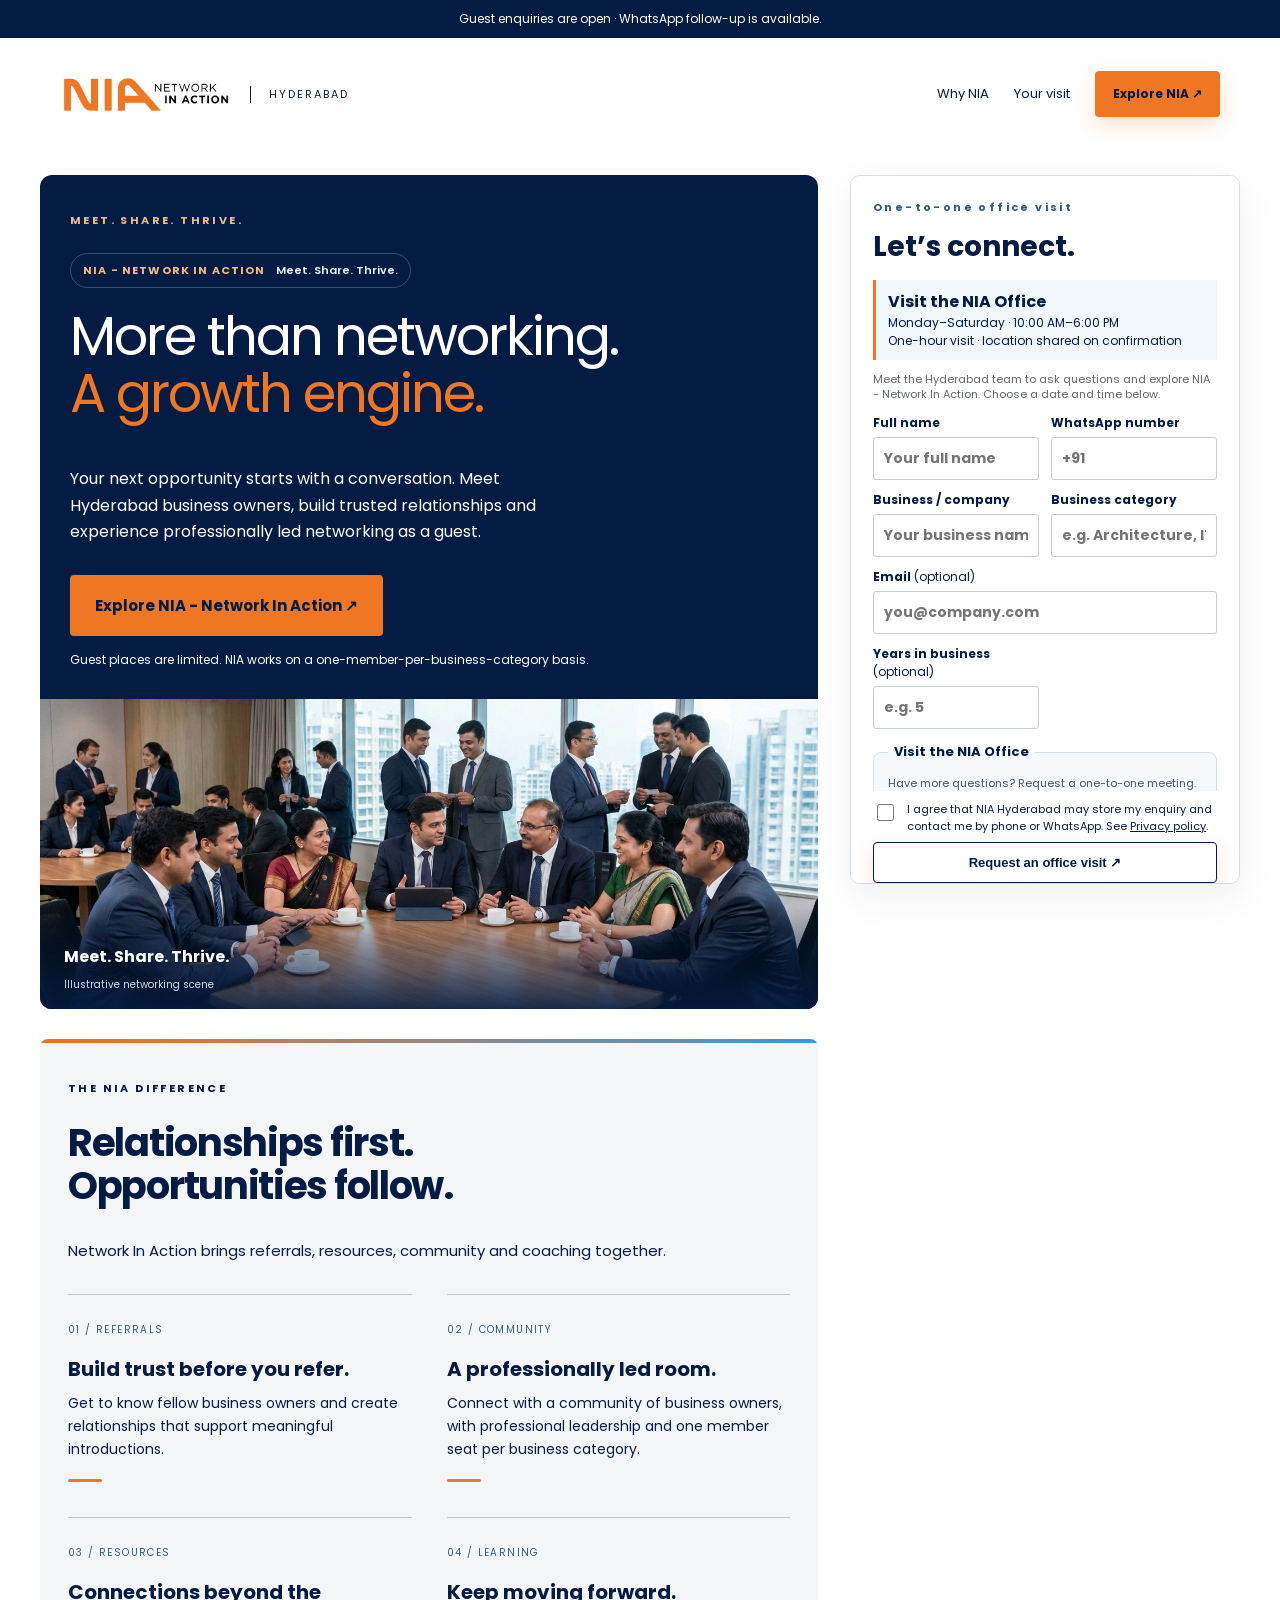
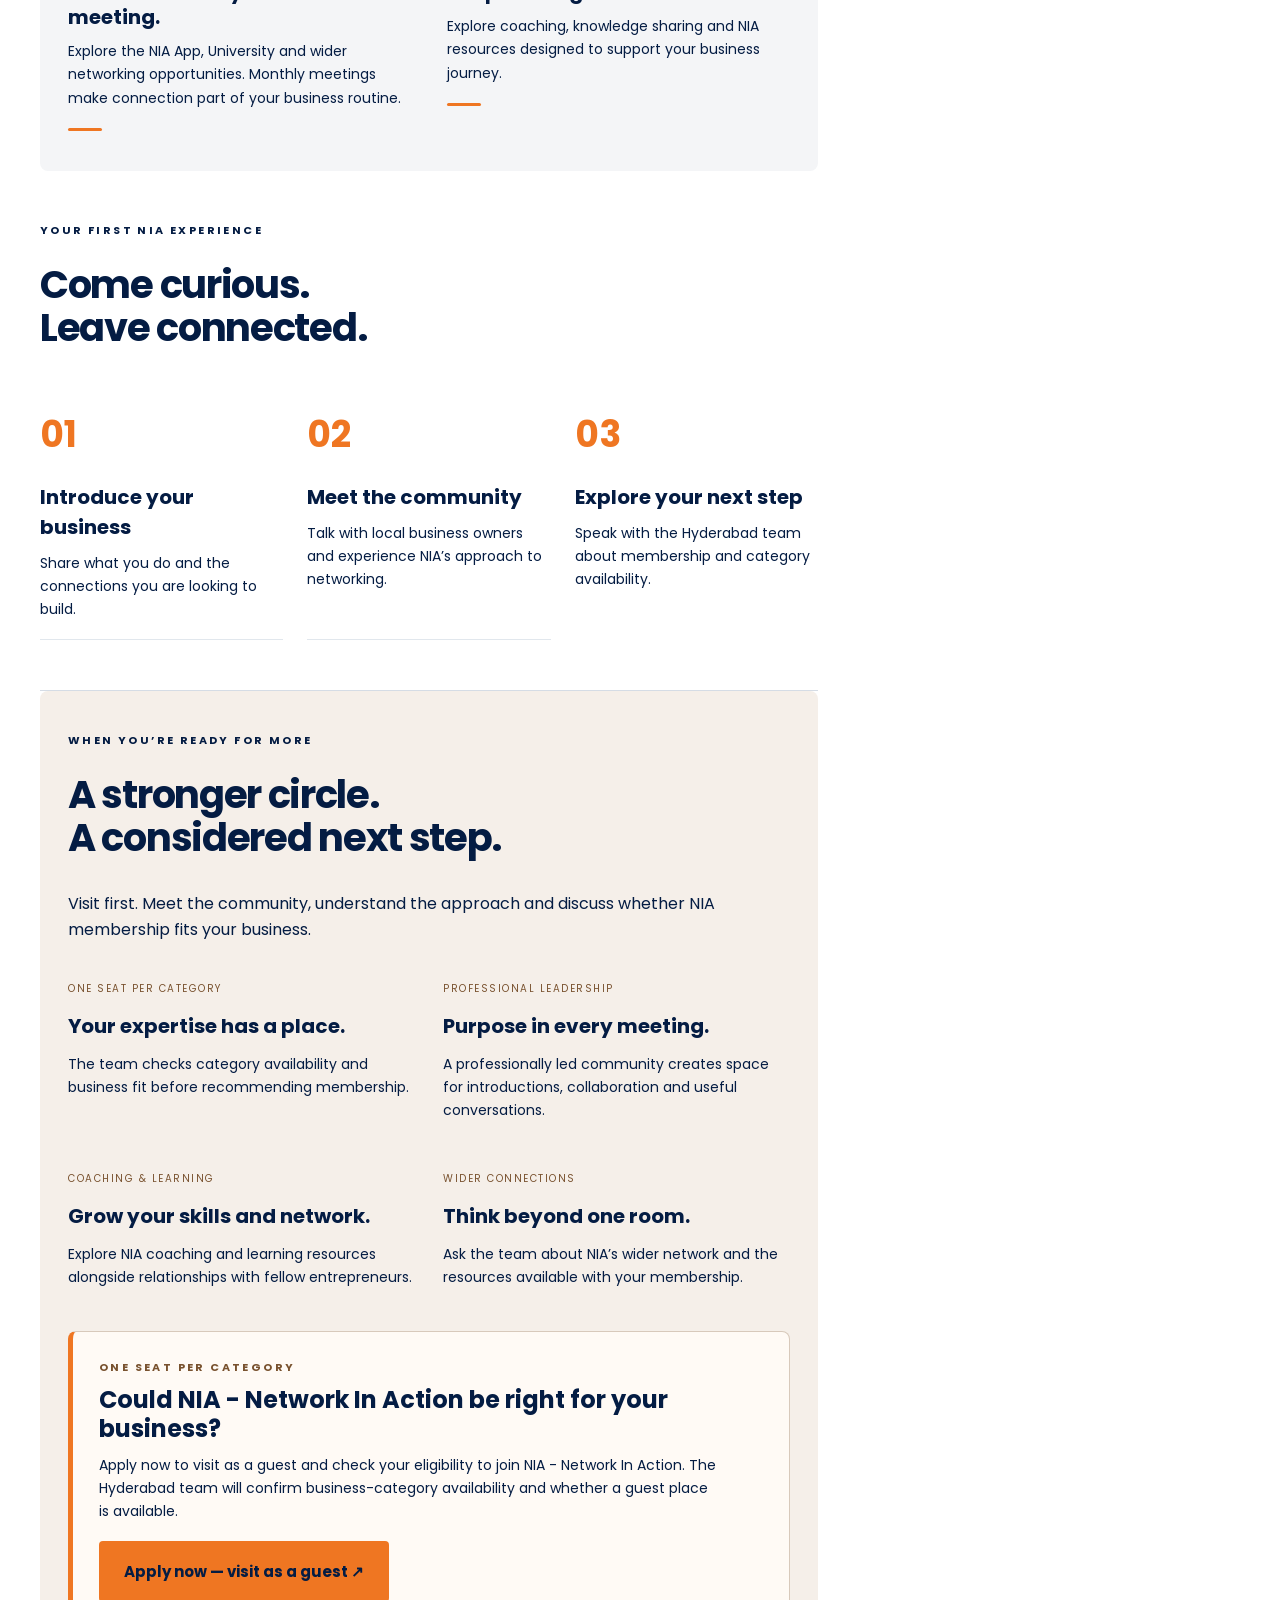
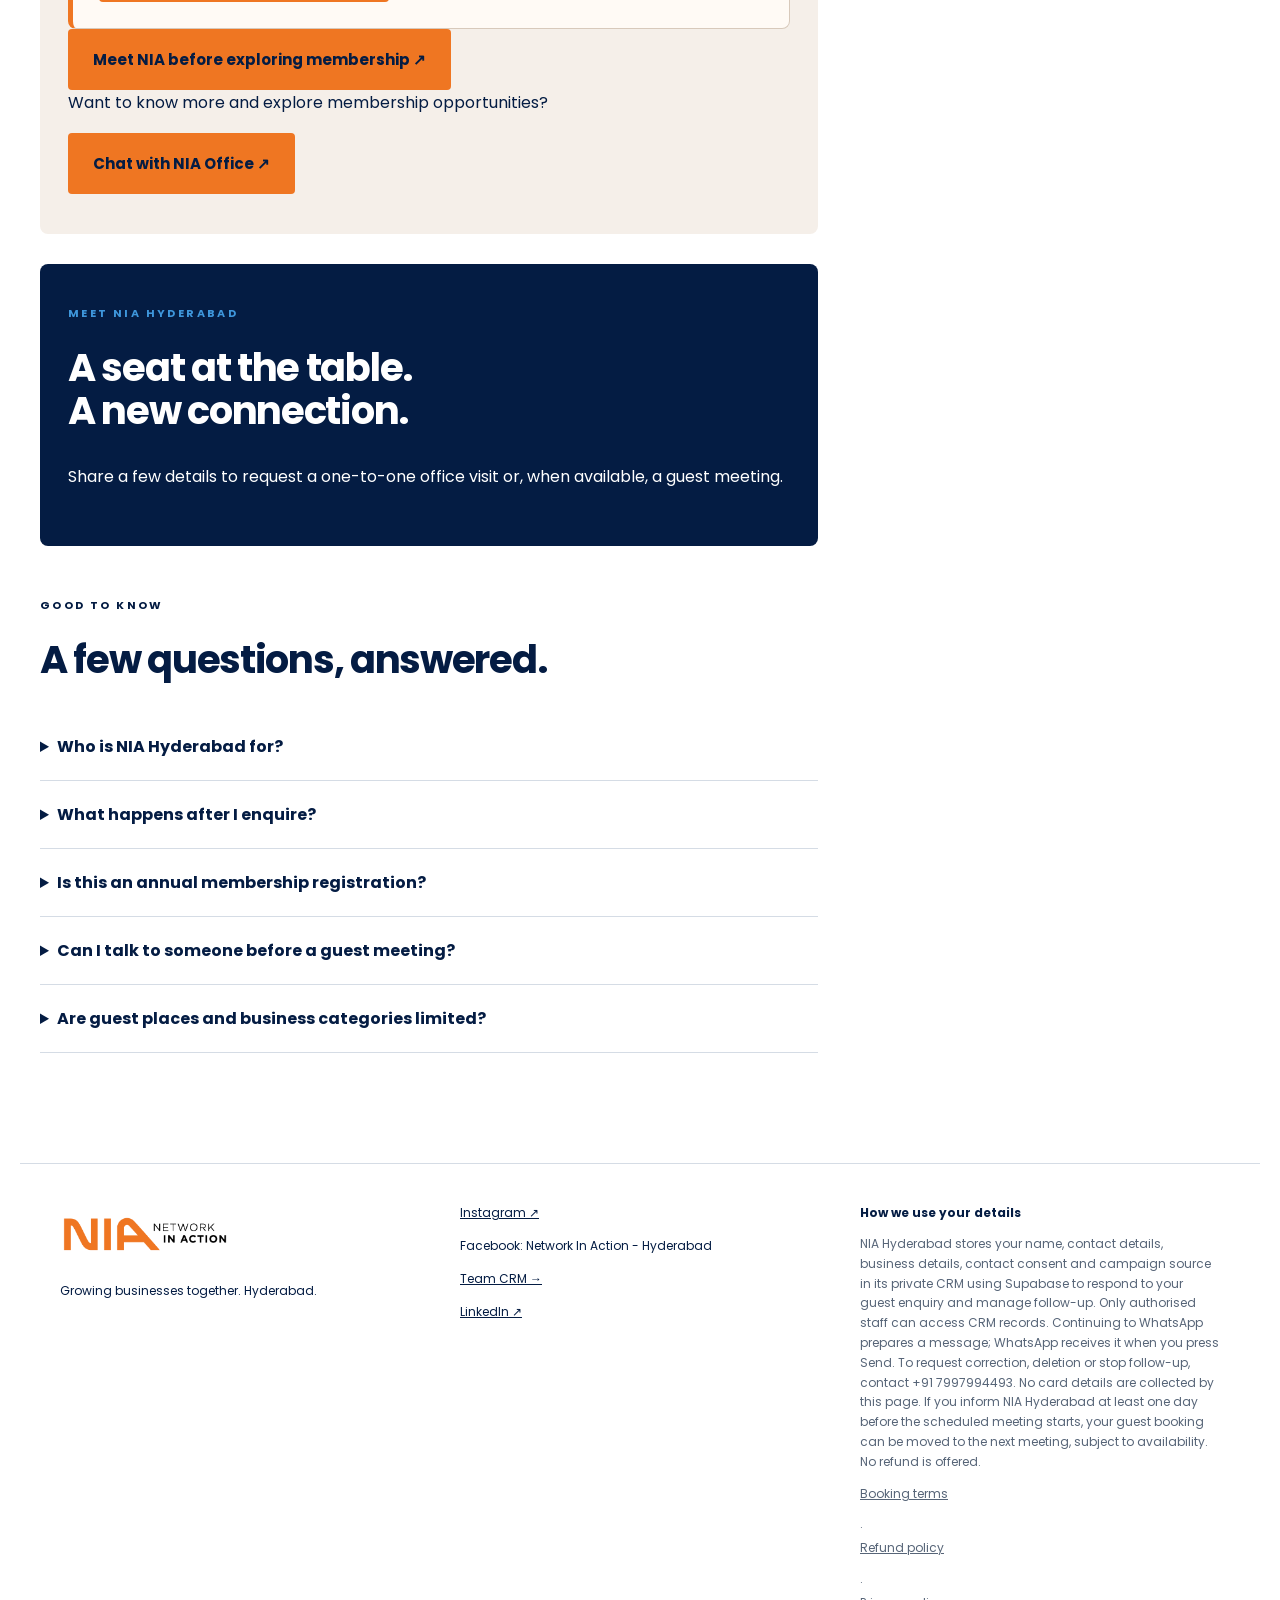
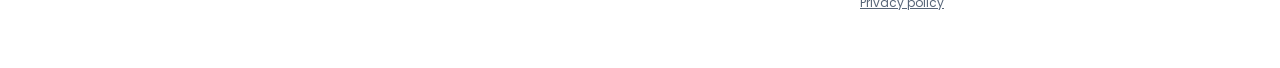
<file: index.html>
<!doctype html><html lang="en"><head><meta charset="utf-8"><meta name="viewport" content="width=device-width,initial-scale=1"><title>Visit NIA Hyderabad | Business Networking</title><meta name="description" content="Experience professionally led business networking in Hyderabad. Discover trusted referrals, meaningful connections and the NIA community."><link rel="stylesheet" href="style.css?v=20261110-office-summary"><script>document.addEventListener('DOMContentLoaded',()=>{const p='If you inform NIA Hyderabad at least one day before the scheduled meeting starts, your guest booking can be moved to the next meeting, subject to availability. No refund is offered.';document.querySelectorAll('.form-note').forEach(n=>{if(n.textContent.includes('Cancellation terms:'))n.innerHTML='<strong>Cancellation terms:</strong> '+p+' <a href="refund-policy.html">Cancellation policy</a>'});const f=document.querySelector('#privacy p');if(f)f.textContent='NIA Hyderabad stores your name, contact details, business details, contact consent and campaign source in its private CRM using Supabase to respond to your guest enquiry and manage follow-up. Only authorised staff can access CRM records. Continuing to WhatsApp prepares a message; WhatsApp receives it when you press Send. To request correction, deletion or stop follow-up, contact +91 7997994493. No card details are collected by this page. '+p;});</script></head><body>
<div class="preview">Guest enquiries are open · WhatsApp follow-up is available.</div>
<header><a href="#" aria-label="NIA Hyderabad home"><img src="logo.png" alt="Network In Action"><span>HYDERABAD</span></a><nav><a href="#difference">Why NIA</a><a href="#visit">Your visit</a><a class="button small" href="#register">Explore NIA ↗</a></nav></header>
<main class="page-layout"><div class="page-content"><section class="hero"><div class="hero-copy"><p class="eyebrow">MEET. SHARE. THRIVE.</p><p class="event-ribbon"><span>NIA - Network In Action</span><strong>Meet. Share. Thrive.</strong></p><h1>More than networking.<br><em>A growth engine.</em></h1><p class="intro">Your next opportunity starts with a conversation. Meet Hyderabad business owners, build trusted relationships and experience professionally led networking as a guest.</p><a class="button" href="#register">Explore NIA - Network In Action ↗</a><p class="micro">Guest places are limited. NIA works on a one-member-per-business-category basis.</p></div><figure class="networking-image"><img src="networking.png" alt="Illustration of business owners exchanging ideas around a meeting table" width="1024" height="1024"><figcaption>Meet. Share. Thrive. <span>Illustrative networking scene</span></figcaption></figure></section>
<section id="difference" class="benefits"><div class="section-heading"><p class="eyebrow">THE NIA DIFFERENCE</p><h2>Relationships first.<br>Opportunities follow.</h2><p>Network In Action brings referrals, resources, community and coaching together.</p></div><div class="benefit-grid"><article><span>01 / REFERRALS</span><h3>Build trust before you refer.</h3><p>Get to know fellow business owners and create relationships that support meaningful introductions.</p></article><article><span>02 / COMMUNITY</span><h3>A professionally led room.</h3><p>Connect with a community of business owners, with professional leadership and one member seat per business category.</p></article><article><span>03 / RESOURCES</span><h3>Connections beyond the meeting.</h3><p>Explore the NIA App, University and wider networking opportunities. Monthly meetings make connection part of your business routine.</p></article><article><span>04 / LEARNING</span><h3>Keep moving forward.</h3><p>Explore coaching, knowledge sharing and NIA resources designed to support your business journey.</p></article></div></section>
<section id="visit" class="visit"><p class="eyebrow">YOUR FIRST NIA EXPERIENCE</p><h2>Come curious.<br>Leave connected.</h2><div class="steps"><article><b>01</b><h3>Introduce your business</h3><p>Share what you do and the connections you are looking to build.</p></article><article><b>02</b><h3>Meet the community</h3><p>Talk with local business owners and experience NIA’s approach to networking.</p></article><article><b>03</b><h3>Explore your next step</h3><p>Speak with the Hyderabad team about membership and category availability.</p></article></div></section>
<section id="membership" class="membership"><p class="eyebrow">WHEN YOU’RE READY FOR MORE</p><h2>A stronger circle.<br>A considered next step.</h2><p>Visit first. Meet the community, understand the approach and discuss whether NIA membership fits your business.</p><div class="membership-grid"><article><span>ONE SEAT PER CATEGORY</span><h3>Your expertise has a place.</h3><p>The team checks category availability and business fit before recommending membership.</p></article><article><span>PROFESSIONAL LEADERSHIP</span><h3>Purpose in every meeting.</h3><p>A professionally led community creates space for introductions, collaboration and useful conversations.</p></article><article><span>COACHING & LEARNING</span><h3>Grow your skills and network.</h3><p>Explore NIA coaching and learning resources alongside relationships with fellow entrepreneurs.</p></article><article><span>WIDER CONNECTIONS</span><h3>Think beyond one room.</h3><p>Ask the team about NIA’s wider network and the resources available with your membership.</p></article></div><p class="membership-note" data-paid-only hidden>The ₹2,600 guest fee covers this event and dinner. Annual membership is separate; the team will explain current fees, inclusions and category availability.</p><div class="eligibility-callout"><p class="eyebrow">ONE SEAT PER CATEGORY</p><h3>Could NIA - Network In Action be right for your business?</h3><p>Apply now to visit as a guest and check your eligibility to join NIA - Network In Action. The Hyderabad team will confirm business-category availability and whether a guest place is available.</p><a class="button" href="#register">Apply now — visit as a guest ↗</a></div><a class="button" href="#register">Meet NIA before exploring membership ↗</a><p>Want to know more and explore membership opportunities?</p><a class="button" id="office-whatsapp" href="https://wa.me/917997994493?text=Hello%20NIA%20Hyderabad!%20I%20would%20like%20to%20know%20more%20about%20NIA%20and%20explore%20membership%20opportunities.%20Please%20share%20the%20membership%20details%20and%20category%20availability." target="_blank" rel="noopener noreferrer" aria-label="Chat with NIA Office on WhatsApp about membership opportunities">Chat with NIA Office ↗</a></section><section class="registration"><div><p class="eyebrow">MEET NIA HYDERABAD</p><h2>A seat at the table.<br>A new connection.</h2><p>Share a few details to request a one-to-one office visit or, when available, a guest meeting.</p><div class="event" data-paid-only hidden><h3>Guest meeting details</h3><p id="meeting-notice" role="status" hidden></p><dl><div><dt>Date & time</dt><dd data-meeting="schedule">Confirm date and time with NIA</dd></div><div><dt>Venue</dt><dd><span data-meeting="venue">Confirm venue with NIA</span><br><span data-meeting="address"></span></dd></div><div><dt>Guest fee</dt><dd>₹2,600 · Includes taxes & dinner</dd></div></dl><p>The guest fee is separate from annual membership. An enquiry does not reserve a seat.</p></div></div></section>
<section id="faq" class="faq"><p class="eyebrow">GOOD TO KNOW</p><h2>A few questions, answered.</h2><details><summary>Who is NIA Hyderabad for?</summary><p>Business owners and entrepreneurs who value long-term relationships, contribute to a trusted community and want to explore opportunities to grow.</p></details><details><summary>What happens after I enquire?</summary><p>The Hyderabad team reviews your business details, contacts you and helps you explore a guest meeting or membership discussion. An enquiry alone does not reserve an event seat.</p></details><details><summary>Is this an annual membership registration?</summary><p>No. This page is for visiting a meeting and exploring NIA. Membership is a separate decision.</p></details><details><summary>Can I talk to someone before paying?</summary><p>Yes. You can share an enquiry with the Hyderabad team on WhatsApp. This does not reserve a guest seat.</p></details><details><summary>Are guest places and business categories limited?</summary><p>Yes. Guest places are limited and NIA follows a one-member-per-business-category model. Apply to visit as a guest; the Hyderabad team will confirm whether your category and a guest place are available.</p></details><details><summary>What does the guest fee include?</summary><p>The ₹2,600 guest fee includes taxes and dinner. Cancellation and refund terms will be confirmed before paid registrations open.</p></details></section>
</div><aside id="register" class="booking-panel" aria-label="NIA visit request"><form id="lead-form"><p class="eyebrow">NIA Hyderabad’s monthly meet</p><h3>Let’s connect.</h3><p class="booking-summary" data-paid-only hidden><strong data-meeting="summary">Monthly meeting · ₹2,600</strong><br><span data-meeting="short">Confirm meeting details with NIA</span><br><span data-meeting="after"></span></p><p class="booking-summary" data-office-only><strong>Visit the NIA Office</strong><br>Monday–Saturday · 10:00 AM–6:00 PM<br>One-hour visit · location shared on confirmation</p><p class="form-note" id="booking-intro">Book a one-to-one visit to the NIA Office. Choose an available date and time below.</p><label>Full name<input name="name" autocomplete="name" required maxlength="100" placeholder="Your full name"></label><label>WhatsApp number<input name="phone" type="tel" autocomplete="tel" required pattern="[+0-9 ()-]{10,18}" placeholder="+91"></label><label>Business / company<input name="company" autocomplete="organization" required maxlength="150" placeholder="Your business name"></label><label>Business category<input name="category" required maxlength="100" placeholder="e.g. Architecture, IT services"></label><label>Email <span>(optional)</span><input name="email" type="email" autocomplete="email" placeholder="you@company.com"></label><label>Years in business <span>(optional)</span><input name="years_in_business" type="number" min="0" max="150" step="1" placeholder="e.g. 5"></label><fieldset class="office-meetup"><legend>Visit the NIA Office</legend><p>Have more questions? Request a one-to-one meeting. Monday–Saturday · 10:00 AM–6:00 PM · one-hour slots.</p><label>Preferred date<input name="office_date" type="date"></label><label>Preferred time<select name="office_time"><option value="">Select a time</option></select></label><small>Your request is confirmed by the NIA team after availability is checked.</small></fieldset><label class="honeypot" aria-hidden="true">Website<input name="website" tabindex="-1" autocomplete="off"></label><p class="form-note" id="cancellation-note" data-paid-only hidden><strong>Cancellation terms:</strong> Guest cancellations are non-refundable. If NIA cancels the event, you receive a full refund or a pass for the next event. <a href="refund-policy.html">Refund policy</a></p><div class="form-actions"><label class="check"><input name="consent" type="checkbox" required> <span>I agree that NIA Hyderabad may store my enquiry and contact me by phone or WhatsApp. See <a href="privacy.html">Privacy policy</a>.</span></label><button class="button" type="submit" data-route="payment" hidden>Book &amp; pay ₹2,600 securely</button><button class="button secondary" type="submit" data-route="office_meetup">Have more questions? Visit NIA Office ↗</button></div><p id="status" role="status" aria-live="polite"></p><p class="micro" data-paid-only hidden>Payments are processed securely by Razorpay. A booking is confirmed only after successful payment. <a href="terms.html">Booking terms</a></p></form></aside></main><a class="mobile-register button" href="#register">Be our guest at NIA - Network In Action ↗</a><footer><div><img src="logo.png" alt="Network In Action"><p>Growing businesses together. Hyderabad.</p></div><div><a href="https://www.instagram.com/networkinaction.hyd/" target="_blank" rel="noopener">Instagram ↗</a><span>Facebook: Network In Action - Hyderabad</span><a href="crm.html">Team CRM →</a><a href="https://www.linkedin.com/company/108714291/" target="_blank" rel="noopener">LinkedIn ↗</a></div><div id="privacy"><strong>How we use your details</strong><p>NIA Hyderabad stores your name, contact details, business details, contact consent and campaign source in its private CRM using Supabase to respond to your guest enquiry and manage follow-up. Only authorised staff can access CRM records. Continuing to WhatsApp prepares a message; WhatsApp receives it when you press Send. To request correction, deletion or stop follow-up, contact +91 7997994493. No card details are collected by this page. Guest cancellations are non-refundable. If NIA cancels the event, guests receive a full refund or a pass for the next event.</p><p><a href="terms.html">Booking terms</a> · <a href="refund-policy.html">Refund policy</a> · <a href="privacy.html">Privacy policy</a></p></div></footer><script src="config.js?v=20261101-live"></script><script src="meeting.js?v=20261103-live"></script><script src="app.js?v=20261110-office-hours"></script><script src="guest-booking.js?v=20261110-cutoff-override"></script></body></html>
</file>
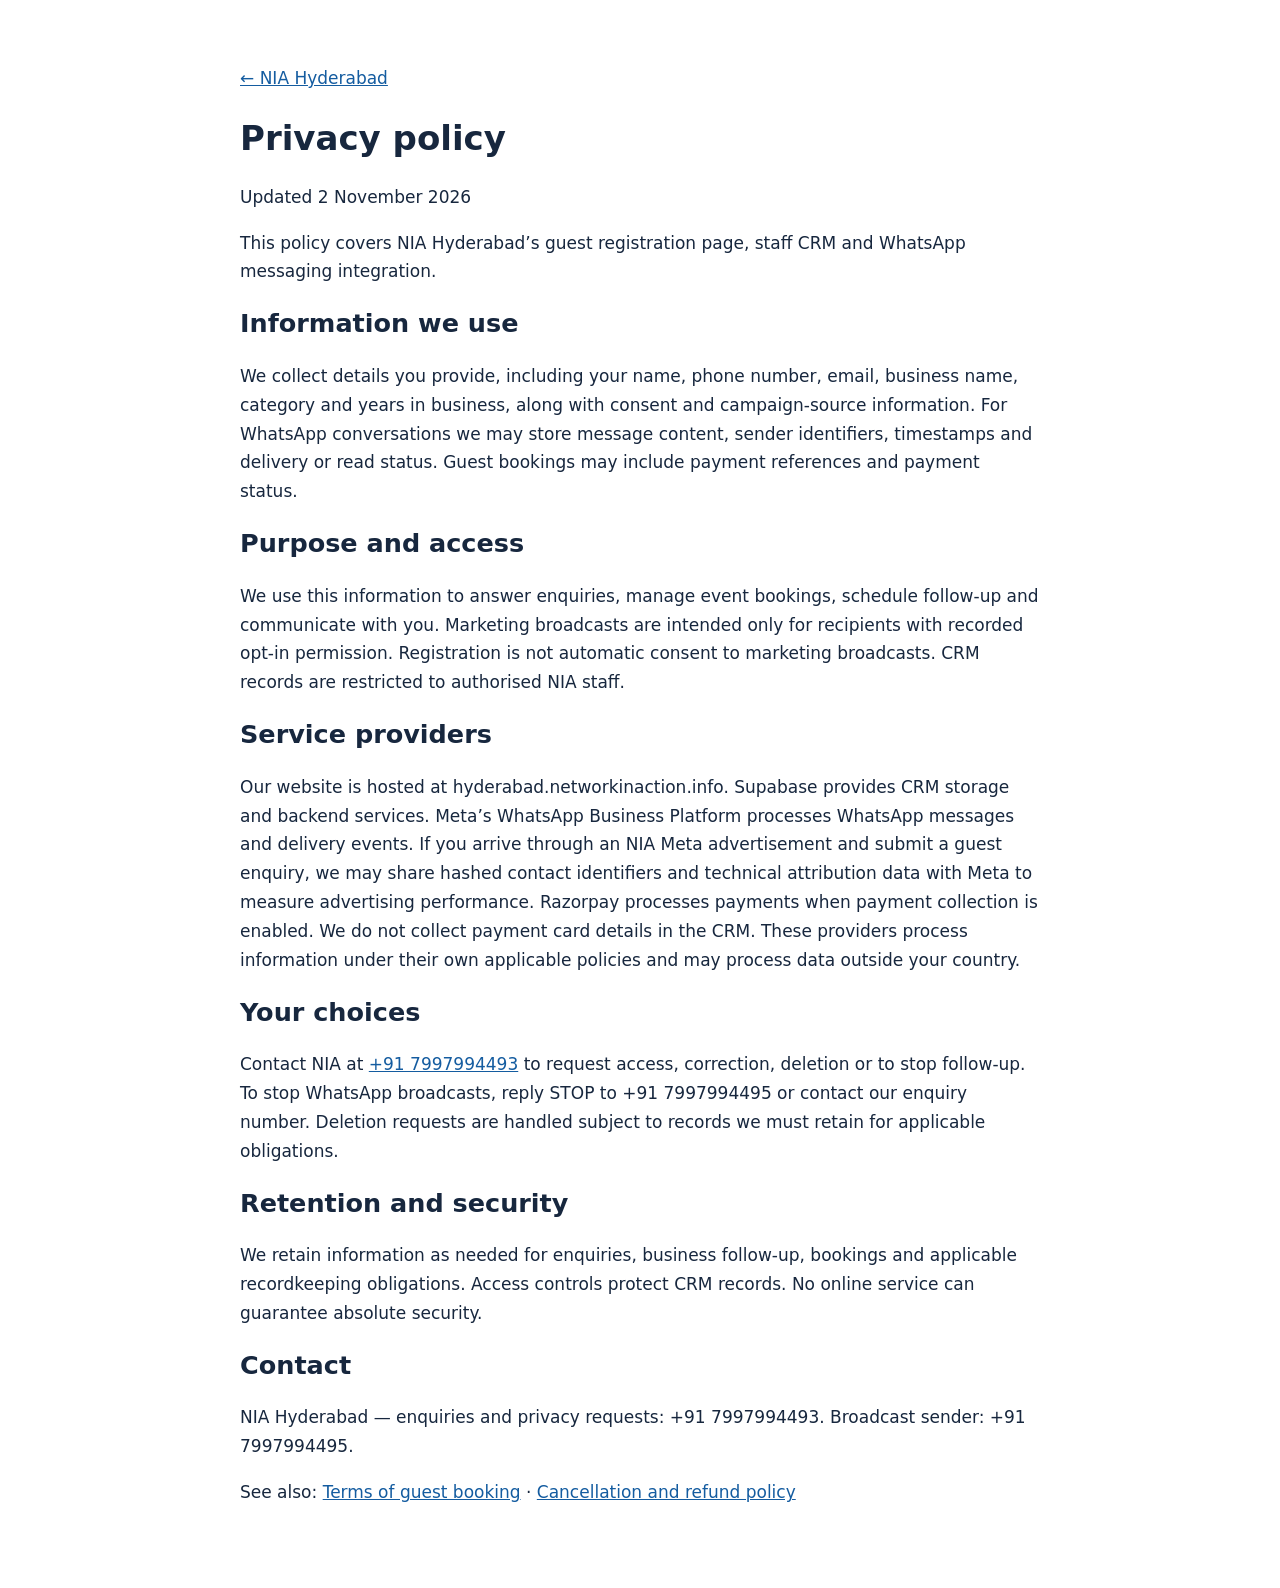
<file: privacy.html>
<!doctype html><html lang="en"><head><meta charset="utf-8"><meta name="viewport" content="width=device-width,initial-scale=1"><title>NIA Hyderabad | Privacy policy</title><style>body{font:17px/1.7 system-ui;color:#17273e;max-width:800px;margin:40px auto;padding:24px}h1,h2{line-height:1.3}a{color:#145ca0}</style></head><body><a href="index.html">← NIA Hyderabad</a><h1>Privacy policy</h1><p>Updated 2 November 2026</p><p>This policy covers NIA Hyderabad’s guest registration page, staff CRM and WhatsApp messaging integration.</p><h2>Information we use</h2><p>We collect details you provide, including your name, phone number, email, business name, category and years in business, along with consent and campaign-source information. For WhatsApp conversations we may store message content, sender identifiers, timestamps and delivery or read status. Guest bookings may include payment references and payment status.</p><h2>Purpose and access</h2><p>We use this information to answer enquiries, manage event bookings, schedule follow-up and communicate with you. Marketing broadcasts are intended only for recipients with recorded opt-in permission. Registration is not automatic consent to marketing broadcasts. CRM records are restricted to authorised NIA staff.</p><h2>Service providers</h2><p>Our website is hosted at hyderabad.networkinaction.info. Supabase provides CRM storage and backend services. Meta’s WhatsApp Business Platform processes WhatsApp messages and delivery events. If you arrive through an NIA Meta advertisement and submit a guest enquiry, we may share hashed contact identifiers and technical attribution data with Meta to measure advertising performance. Razorpay processes payments when payment collection is enabled. We do not collect payment card details in the CRM. These providers process information under their own applicable policies and may process data outside your country.</p><h2>Your choices</h2><p>Contact NIA at <a href="https://wa.me/917997994493">+91 7997994493</a> to request access, correction, deletion or to stop follow-up. To stop WhatsApp broadcasts, reply STOP to +91 7997994495 or contact our enquiry number. Deletion requests are handled subject to records we must retain for applicable obligations.</p><h2>Retention and security</h2><p>We retain information as needed for enquiries, business follow-up, bookings and applicable recordkeeping obligations. Access controls protect CRM records. No online service can guarantee absolute security.</p><h2>Contact</h2><p>NIA Hyderabad — enquiries and privacy requests: +91 7997994493. Broadcast sender: +91 7997994495.</p><p>See also: <a href="terms.html">Terms of guest booking</a> · <a href="refund-policy.html">Cancellation and refund policy</a></p></body></html>
</file>
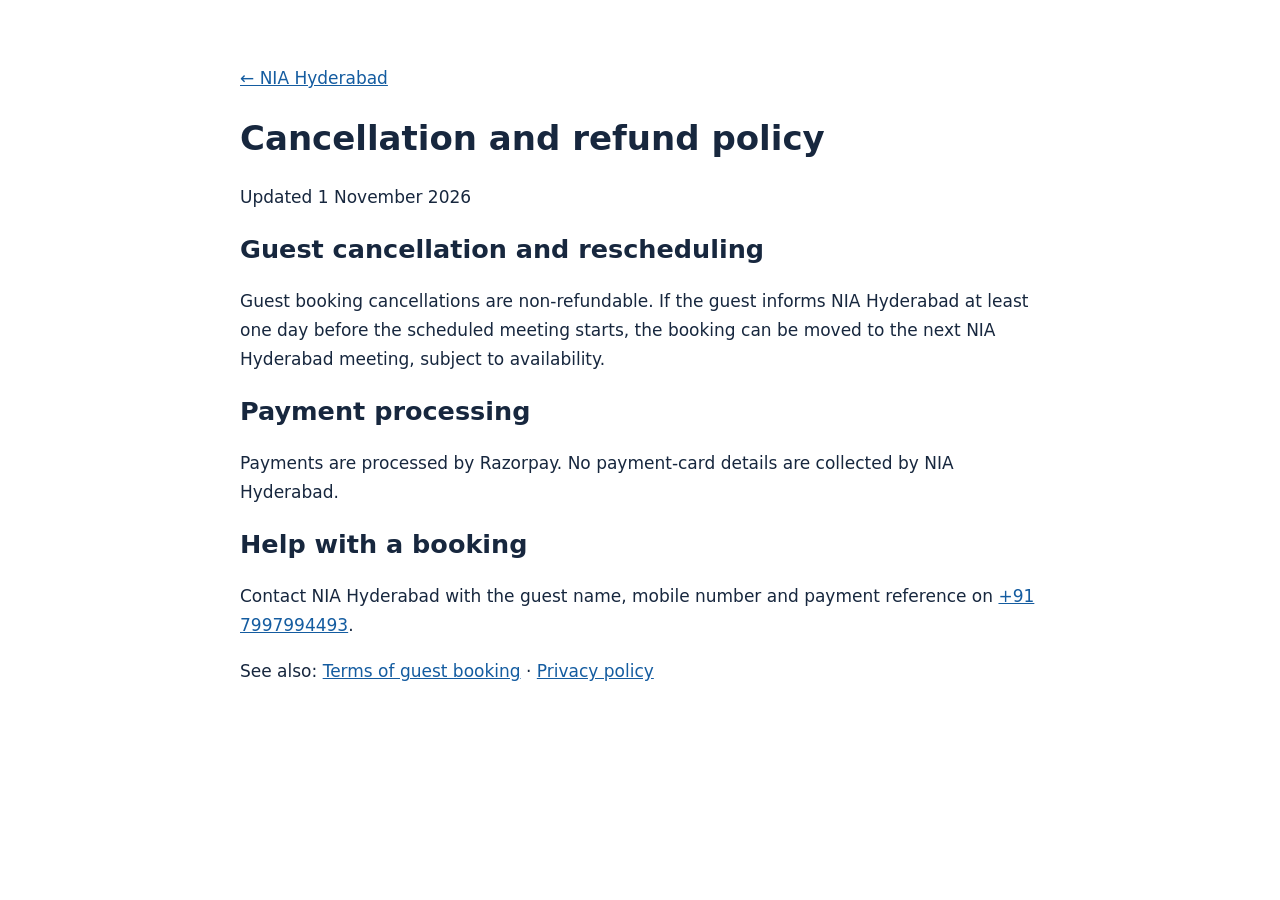
<file: refund-policy.html>
<!doctype html>
<html lang="en">
<head>
  <meta charset="utf-8">
  <meta name="viewport" content="width=device-width,initial-scale=1">
  <title>NIA Hyderabad | Cancellation and refund policy</title>
  <style>body{font:17px/1.7 system-ui;color:#17273e;max-width:800px;margin:40px auto;padding:24px}h1,h2{line-height:1.3}a{color:#145ca0}</style>
</head>
<body>
  <a href="index.html">← NIA Hyderabad</a>
  <h1>Cancellation and refund policy</h1>
  <p>Updated 1 November 2026</p>
  <h2>Guest cancellation and rescheduling</h2>
  <p>Guest booking cancellations are non-refundable. If the guest informs NIA Hyderabad at least one day before the scheduled meeting starts, the booking can be moved to the next NIA Hyderabad meeting, subject to availability.</p>
  <h2>Payment processing</h2>
  <p>Payments are processed by Razorpay. No payment-card details are collected by NIA Hyderabad.</p>
  <h2>Help with a booking</h2>
  <p>Contact NIA Hyderabad with the guest name, mobile number and payment reference on <a href="https://wa.me/917997994493">+91 7997994493</a>.</p>
  <p>See also: <a href="terms.html">Terms of guest booking</a> · <a href="privacy.html">Privacy policy</a></p>
</body>
</html>
</file>
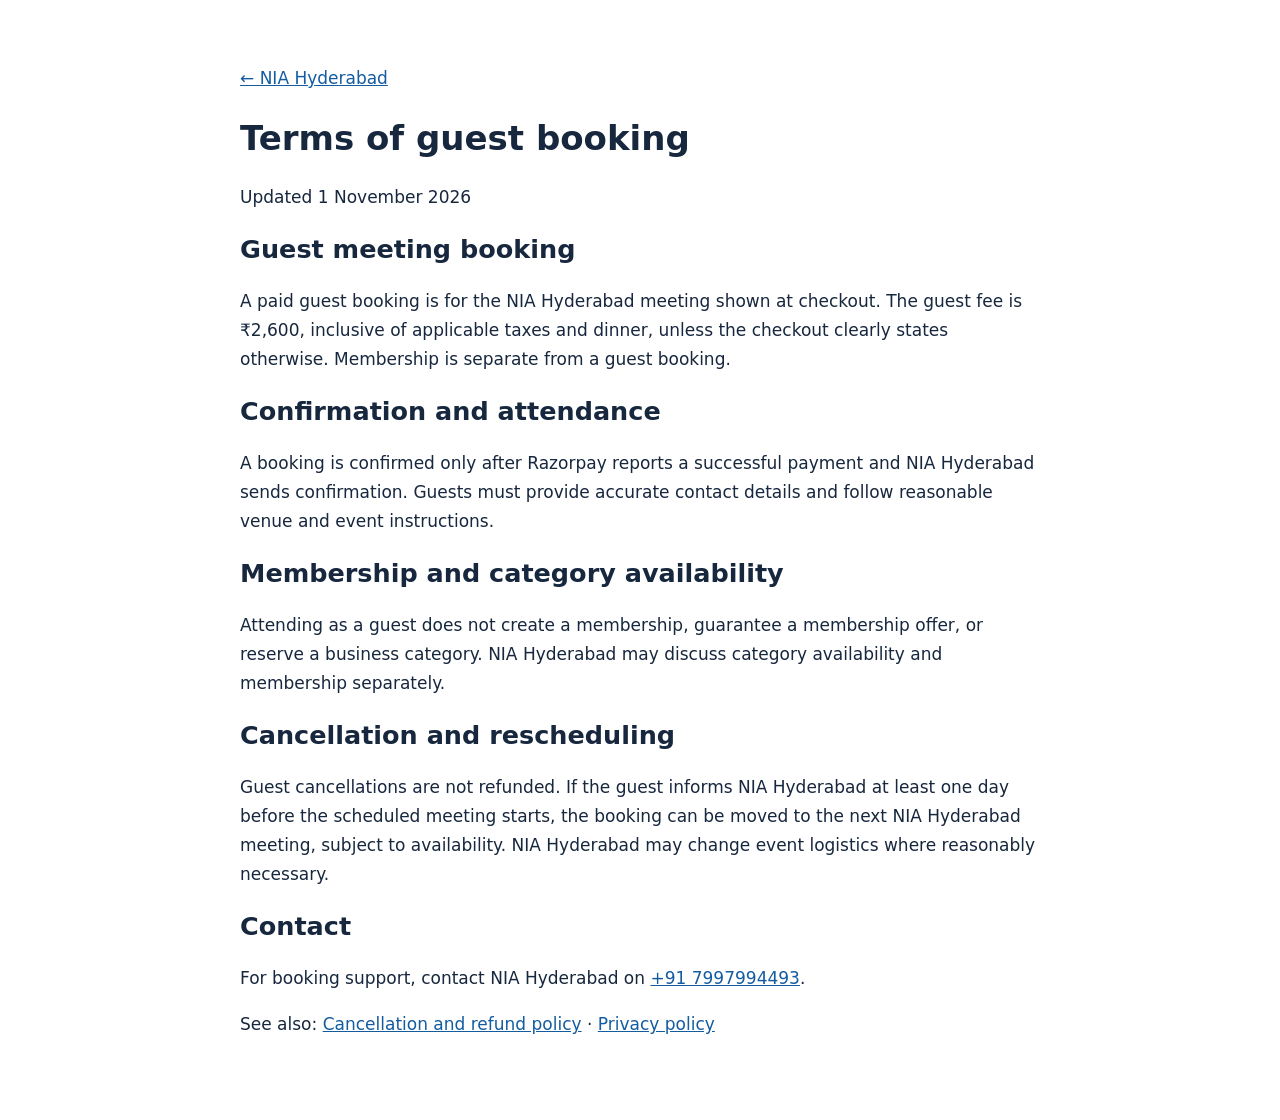
<file: terms.html>
<!doctype html>
<html lang="en">
<head>
  <meta charset="utf-8">
  <meta name="viewport" content="width=device-width,initial-scale=1">
  <title>NIA Hyderabad | Terms of guest booking</title>
  <style>body{font:17px/1.7 system-ui;color:#17273e;max-width:800px;margin:40px auto;padding:24px}h1,h2{line-height:1.3}a{color:#145ca0}</style>
</head>
<body>
  <a href="index.html">← NIA Hyderabad</a>
  <h1>Terms of guest booking</h1>
  <p>Updated 1 November 2026</p>
  <h2>Guest meeting booking</h2>
  <p>A paid guest booking is for the NIA Hyderabad meeting shown at checkout. The guest fee is ₹2,600, inclusive of applicable taxes and dinner, unless the checkout clearly states otherwise. Membership is separate from a guest booking.</p>
  <h2>Confirmation and attendance</h2>
  <p>A booking is confirmed only after Razorpay reports a successful payment and NIA Hyderabad sends confirmation. Guests must provide accurate contact details and follow reasonable venue and event instructions.</p>
  <h2>Membership and category availability</h2>
  <p>Attending as a guest does not create a membership, guarantee a membership offer, or reserve a business category. NIA Hyderabad may discuss category availability and membership separately.</p>
  <h2>Cancellation and rescheduling</h2>
  <p>Guest cancellations are not refunded. If the guest informs NIA Hyderabad at least one day before the scheduled meeting starts, the booking can be moved to the next NIA Hyderabad meeting, subject to availability. NIA Hyderabad may change event logistics where reasonably necessary.</p>
  <h2>Contact</h2>
  <p>For booking support, contact NIA Hyderabad on <a href="https://wa.me/917997994493">+91 7997994493</a>.</p>
  <p>See also: <a href="refund-policy.html">Cancellation and refund policy</a> · <a href="privacy.html">Privacy policy</a></p>
</body>
</html>
</file>
<file: style.css>
@import url('https://fonts.googleapis.com/css2?family=Poppins:wght@400;500;600;700;800&display=swap');
:root{--navy:#041c43;--blue:#3e96db;--orange:#ef7622;--grey:#e0e0e0}*{box-sizing:border-box}html{scroll-behavior:smooth;scroll-padding-top:25px}body{margin:0;color:var(--navy);font-family:Poppins,Arial,Helvetica,sans-serif;background:#fff}a{color:inherit}p{line-height:1.65}h1,h2,h3,p{margin-top:0}.preview{background:var(--navy);color:white;text-align:center;padding:10px 20px;font-size:12px;line-height:1.5}header{max-width:1240px;margin:auto;padding:26px 40px;display:flex;justify-content:space-between;align-items:center}header>a{display:flex;align-items:center;text-decoration:none;gap:18px}header img{width:172px}header span{border-left:1px solid var(--navy);padding-left:18px;font-size:11px;letter-spacing:2px}nav{display:flex;gap:25px;align-items:center}nav a{text-decoration:none;font-size:13px}.button{display:inline-flex;justify-content:center;align-items:center;background:var(--orange);color:var(--navy);padding:19px 25px;border:0;border-radius:4px;font-weight:700;font-size:15px;text-decoration:none;cursor:pointer}.button:hover{filter:brightness(.96)}.small{padding:14px 18px;font-size:12px}.hero{max-width:1240px;margin:auto;display:grid;grid-template-columns:1.2fr 1fr;gap:40px;padding:65px 40px 85px}.eyebrow{font-size:11px;letter-spacing:2.4px;font-weight:bold;margin-bottom:24px}h1{font-size:clamp(42px,4.7vw,64px);line-height:1.06;letter-spacing:-2.8px;max-width:650px}h1 em{color:var(--orange);font-style:normal}.intro{font-size:17px;max-width:500px;margin:25px 0 30px}.micro{font-size:12px;margin-top:15px;line-height:1.5}.hero-art{position:relative;min-height:470px;background:var(--navy);border-radius:160px 8px 8px 8px;overflow:hidden}.hero-art:before{content:'';position:absolute;width:330px;height:330px;border:1px solid #3e96db55;border-radius:50%;top:45px;left:70px}.hero-art svg{position:absolute;inset:0;width:100%;height:100%;fill:none;stroke:var(--blue);stroke-width:1.5}.orb{position:absolute;border-radius:50%;display:grid;place-items:center;font-size:12px;font-weight:bold;z-index:1}.o1{width:110px;height:110px;top:110px;left:calc(50% - 55px);background:var(--orange)}.o2{width:82px;height:82px;top:255px;left:30px;background:var(--blue)}.o3{width:90px;height:90px;top:280px;right:20px;background:var(--grey)}.o4{width:75px;height:75px;bottom:15px;left:45%;background:var(--blue)}.art-caption{position:absolute;top:34px;right:30px;color:#fff;font-size:18px;line-height:1.35}.benefits{background:#f4f5f7;padding:75px max(40px,calc((100vw - 1160px)/2));display:grid;grid-template-columns:1fr 1.65fr;gap:60px}h2{font-size:clamp(32px,3vw,43px);line-height:1.12;letter-spacing:-1.3px}.section-heading>p:last-child{font-size:15px}.benefit-grid{display:grid;grid-template-columns:1fr 1fr;gap:35px}.benefit-grid article{border-top:1px solid #bdc6d2;padding-top:20px}.benefit-grid span{font-size:10px;letter-spacing:1.4px;color:#315c80}.benefit-grid h3{font-size:20px;margin:17px 0 10px;line-height:1.25}.benefit-grid p,.steps p{font-size:14px;margin-bottom:0}.visit{max-width:1240px;margin:auto;padding:80px 40px}.steps{display:grid;grid-template-columns:repeat(3,1fr);gap:55px;margin-top:40px}.steps b{font-size:36px;color:var(--orange)}.steps h3{margin:20px 0 10px;font-size:20px}.registration{background:var(--navy);color:#fff;padding:80px max(40px,calc((100vw - 1160px)/2));display:grid;grid-template-columns:1fr 1fr;gap:95px}.registration>div>p{max-width:440px}.registration .eyebrow{color:var(--blue)}.event{border-top:1px solid #ffffff40;margin-top:45px;padding-top:25px}.event h3{font-size:19px}dl>div{display:flex;justify-content:space-between;gap:20px;padding:15px 0;border-bottom:1px solid #ffffff25;font-size:13px}dd{margin:0;text-align:right}dt{color:#a9bfd6}.event p{font-size:12px;color:#b6c5d7;margin-top:20px}form{background:white;color:var(--navy);padding:32px;border-radius:6px}form h3{font-size:23px}.form-note{font-size:12px;color:#5d6570}label{display:block;font-size:12px;font-weight:bold;margin-bottom:17px}label span{font-weight:normal}input:not([type=checkbox]){display:block;width:100%;padding:13px;margin-top:8px;border:1px solid #c5cdd6;border-radius:3px;font:inherit;font-size:15px;color:var(--navy)}input:focus{outline:2px solid var(--blue);outline-offset:2px}.check{display:flex;gap:10px;font-size:12px;line-height:1.5}.check input{width:17px;height:17px;flex-shrink:0}form button{width:100%;margin-top:10px}.secondary{background:white;border:1px solid var(--navy);border-radius:4px;color:var(--navy);padding:16px;font-size:14px;font-weight:bold;cursor:pointer}#status{font-size:13px;margin:15px 0 0;background:#edf4fa;padding:0}#status:not(:empty){padding:12px}.faq{max-width:850px;margin:auto;padding:80px 40px}details{border-bottom:1px solid #d5dce5;padding:21px 0}summary{cursor:pointer;font-size:16px;font-weight:bold}details p{font-size:14px;margin:18px 0 0}footer{border-top:1px solid #d5dce5;max-width:1240px;margin:auto;padding:40px;display:grid;grid-template-columns:1fr 1fr 1fr;gap:40px;font-size:12px}footer img{width:170px}footer p{margin-top:12px}footer a,footer span{display:block;margin-bottom:15px}#privacy p{color:#576578}@media(max-width:800px){header{padding:22px}header img{width:130px}header span{font-size:9px;padding-left:10px}nav>a:not(.button){display:none}nav .button{font-size:10px;padding:12px}.hero{grid-template-columns:1fr;padding:38px 24px 50px;gap:35px}h1{letter-spacing:-1.8px}.hero-art{min-height:390px}.benefits{grid-template-columns:1fr;padding:50px 24px;gap:25px}.benefit-grid{gap:28px 20px}.visit{padding:50px 24px}.steps{gap:25px;grid-template-columns:1fr}.steps article{display:grid;grid-template-columns:50px 1fr;gap:0 15px}.steps h3{margin:5px 0 10px}.steps p{grid-column:2}.registration{grid-template-columns:1fr;padding:50px 24px;gap:30px}form{padding:25px}.faq{padding:50px 24px}footer{padding:30px 24px;grid-template-columns:1fr;gap:20px}}@media(prefers-reduced-motion:reduce){html{scroll-behavior:auto}}

/* Keep the guest form in view while the content scrolls. */
.page-layout{max-width:1440px;margin:auto;display:grid;grid-template-columns:minmax(0,1fr) 390px;gap:32px;padding:24px 40px 60px;align-items:start}
.page-content{min-width:0}.page-content .hero{display:block;padding:32px 0 50px}.page-content h1{font-size:clamp(40px,4vw,58px)}.page-content .hero-art{min-height:270px;margin-top:32px;border-radius:90px 8px 8px 8px}.page-content .hero-art:before{top:15px;left:25%;width:260px;height:260px}.page-content .o1{top:55px}.page-content .o2{top:155px;left:15%}.page-content .o3{top:145px;right:12%}.page-content .o4{bottom:8px}.page-content .art-caption{font-size:15px;top:20px}
.page-content .benefits{display:block;padding:40px 28px;border-radius:8px}.page-content .benefit-grid{margin-top:30px}.page-content .visit,.page-content .faq{padding:50px 0}.page-content .steps{gap:24px}.page-content .registration{display:block;padding:40px 28px;border-radius:8px}.page-content .registration>div>p{max-width:none}.page-content .event{margin-top:25px}
.booking-panel{position:sticky;top:16px;max-height:calc(100dvh - 32px);overflow:auto;overscroll-behavior:contain;border:1px solid #d5dce5;border-radius:10px;box-shadow:0 12px 40px #041c4312;scroll-margin-top:16px}.booking-panel form{padding:22px}.booking-panel .eyebrow{margin-bottom:10px;color:#315c80}.booking-panel h3{margin-bottom:12px;font-size:28px}.booking-summary{background:#f1f6fb;border-left:3px solid var(--orange);padding:10px 12px;font-size:12px;line-height:1.5;margin-bottom:12px}.booking-summary strong{font-size:16px}.booking-panel label{margin-bottom:11px}.booking-panel input:not([type=checkbox]){padding:10px;margin-top:5px;font-size:14px}.booking-panel .button{padding:14px 12px;font-size:14px}.booking-panel .secondary{padding:12px;font-size:13px}.booking-panel .micro{margin-bottom:0;font-size:11px}.mobile-register{display:none}
@media(min-width:1100px){.booking-panel form{display:grid;grid-template-columns:1fr 1fr;column-gap:12px}.booking-panel form>h3,.booking-panel form>p,.booking-panel form>.check,.booking-panel form>button,.booking-panel form>.eyebrow{grid-column:1/-1}.booking-panel form>label:nth-of-type(5){grid-column:1/-1}}
@media(max-width:1000px){.page-layout{grid-template-columns:minmax(0,1fr) 340px;padding:20px 24px;gap:24px}.page-content .steps{grid-template-columns:1fr}.page-content .hero-art{display:none}}
@media(max-width:760px){.page-layout{display:flex;flex-direction:column;padding:0 24px 40px;gap:20px}.page-content{width:100%}.booking-panel{position:relative;top:auto;max-height:none;overflow:visible;width:100%;scroll-margin-top:16px}.page-content .hero{padding-top:30px}.page-content .benefits,.page-content .registration{padding:30px 22px}.page-content .faq{padding-bottom:10px}.mobile-register{display:flex;position:fixed;bottom:12px;left:24px;right:24px;z-index:5;box-shadow:0 6px 25px #041c4333;padding:15px}body{padding-bottom:76px}header span{display:none}header>a{gap:0}header nav .button{max-width:160px}.booking-panel form{padding:24px}}

.honeypot{position:absolute;left:-10000px;width:1px;height:1px;overflow:hidden}#whatsapp-next{display:flex;width:100%;margin-top:14px}.booking-panel #whatsapp-next{grid-column:1/-1}

.page-content .hero{background:var(--navy);color:white;padding:36px 30px 0;border-radius:12px;overflow:hidden;margin-bottom:30px}.page-content .hero h1{font-family:Poppins,Arial,Helvetica,sans-serif;font-weight:400;letter-spacing:-2px;font-size:clamp(42px,4.2vw,60px)}.page-content .hero .eyebrow{color:#efb986}.page-content .hero .intro{font-size:16px}.networking-image{margin:30px -30px 0;position:relative}.networking-image img{display:block;width:100%;height:310px;object-fit:cover;object-position:center 45%}.networking-image figcaption{position:absolute;left:0;right:0;bottom:0;background:linear-gradient(transparent,#041c43e6);padding:36px 24px 16px;font-weight:bold}.networking-image figcaption span{display:block;font-size:10px;font-weight:normal;margin-top:8px;color:#d0dbe9}.membership{padding:40px 28px;background:#f5efe9;border-radius:8px;margin-bottom:30px}.membership-grid{display:grid;grid-template-columns:1fr 1fr;gap:28px;margin-top:30px}.membership-grid span{font-size:10px;letter-spacing:1.5px;color:#79522f}.membership-grid h3{font-size:20px;margin:12px 0}.membership-grid p{font-size:14px}.membership-note{border-top:1px solid #d9cfc4;padding-top:20px;font-size:12px}.page-content .benefits{margin-bottom:0}.page-content .hero .micro{margin-bottom:0}.booking-panel .check{font-size:11px}.booking-panel .form-note{margin-bottom:12px}.booking-panel form>label.honeypot{grid-column:1/-1}
@media(max-width:760px){.page-content .hero{padding:30px 22px 0}.networking-image{margin:28px -22px 0}.networking-image img{height:250px}.membership{padding:30px 22px}.membership-grid{grid-template-columns:1fr;gap:18px}.page-content .hero h1{font-size:43px}}

.form-actions{grid-column:1/-1;position:sticky;bottom:-22px;background:#fff;padding:8px 0 14px;z-index:2}.booking-panel .form-actions button{margin-top:8px}@media(max-width:760px){.form-actions{position:static}}

.booking-panel .form-actions{bottom:0;padding:10px 0 0}.booking-panel .form-actions .check{margin-bottom:0}.booking-panel .form-note{font-size:11px;line-height:1.4}

/* Office meeting request controls. */
.office-meetup{grid-column:1/-1;border:1px solid #d7e0e8;border-radius:8px;background:#f6f9fc;margin:2px 0 12px;padding:14px}.office-meetup legend{padding:0 6px;font-size:13px;font-weight:700}.office-meetup p{font-size:11px;line-height:1.45;margin:0 0 12px;color:#43536a}.office-meetup small{display:block;font-size:10px;line-height:1.4;color:#596a7e}.office-meetup label{margin-bottom:10px}.office-meetup select{display:block;width:100%;margin-top:5px;padding:10px;border:1px solid #c5cdd6;border-radius:3px;background:#fff;color:var(--navy);font:inherit;font-size:14px}.office-meetup select:focus{outline:2px solid var(--blue);outline-offset:2px}

.eligibility-callout{margin-top:28px;padding:26px;border:1px solid #d8c9bb;border-left:5px solid var(--orange);border-radius:8px;background:#fffaf5}.eligibility-callout .eyebrow{margin-bottom:10px;color:#79522f}.eligibility-callout h3{font-size:24px;line-height:1.2;margin-bottom:10px}.eligibility-callout p:not(.eyebrow){font-size:14px;max-width:620px}.eligibility-callout .button{margin-top:4px}@media(max-width:760px){.eligibility-callout{padding:22px}.eligibility-callout h3{font-size:22px}}

/* Guest-meeting conversion and mobile refinements. */
header nav .button{box-shadow:0 8px 20px #ef762238;transition:transform .2s ease,box-shadow .2s ease}header nav .button:hover{transform:translateY(-1px);box-shadow:0 12px 24px #ef76224d}.event-ribbon{display:inline-flex;flex-wrap:wrap;gap:7px 11px;align-items:center;margin:0 0 20px;padding:9px 12px;border:1px solid #ffffff38;border-radius:999px;color:#edf4fa;font-size:11px;line-height:1.35}.event-ribbon span{text-transform:uppercase;letter-spacing:1.15px;color:#efb986;font-weight:700}.event-ribbon strong{font-weight:600}.page-content .benefits{position:relative;overflow:hidden}.page-content .benefits:before{content:'';position:absolute;top:0;left:0;width:100%;height:4px;background:linear-gradient(90deg,var(--orange),var(--blue))}.benefit-grid article{position:relative}.benefit-grid article:after{content:'';display:block;width:34px;height:3px;margin-top:18px;background:var(--orange);border-radius:3px}.page-content .visit{border-bottom:1px solid #d5dce5}.page-content .visit .steps article{padding:18px 0}.page-content .visit .steps article:not(:last-child){border-bottom:1px solid #e1e7ed}.booking-panel .button[type=submit]{box-shadow:0 8px 18px #ef762238}.booking-panel .button[type=submit]:hover{transform:translateY(-1px)}
@media(max-width:760px){.preview{padding:9px 18px;font-size:11px}.page-content .hero{border-radius:0 0 12px 12px;margin-left:-24px;margin-right:-24px;padding-left:24px;padding-right:24px}.event-ribbon{font-size:10px;margin-bottom:18px;border-radius:10px}.event-ribbon strong{display:block;width:100%}.page-content .hero h1{font-size:clamp(38px,11vw,47px);letter-spacing:-1.6px}.page-content .hero .intro{font-size:15px}.page-content .benefits{margin-left:-24px;margin-right:-24px;border-radius:0;padding-left:24px;padding-right:24px}.benefit-grid{grid-template-columns:1fr;gap:24px}.benefit-grid article{padding-top:16px}.page-content .visit .steps article{grid-template-columns:44px 1fr}.mobile-register{bottom:10px;left:14px;right:14px;border-radius:9px;font-size:13px;padding:15px 12px;background:var(--orange);box-shadow:0 12px 28px #041c4352}.booking-panel{box-shadow:0 10px 28px #041c4317}.booking-panel h3{font-size:26px}body{padding-bottom:82px}}

/* The visitor page starts in office-first mode until payment availability is verified. */
[data-paid-only][hidden],button[data-route=payment][hidden]{display:none!important}
[data-office-only][hidden]{display:none!important}
</file>
